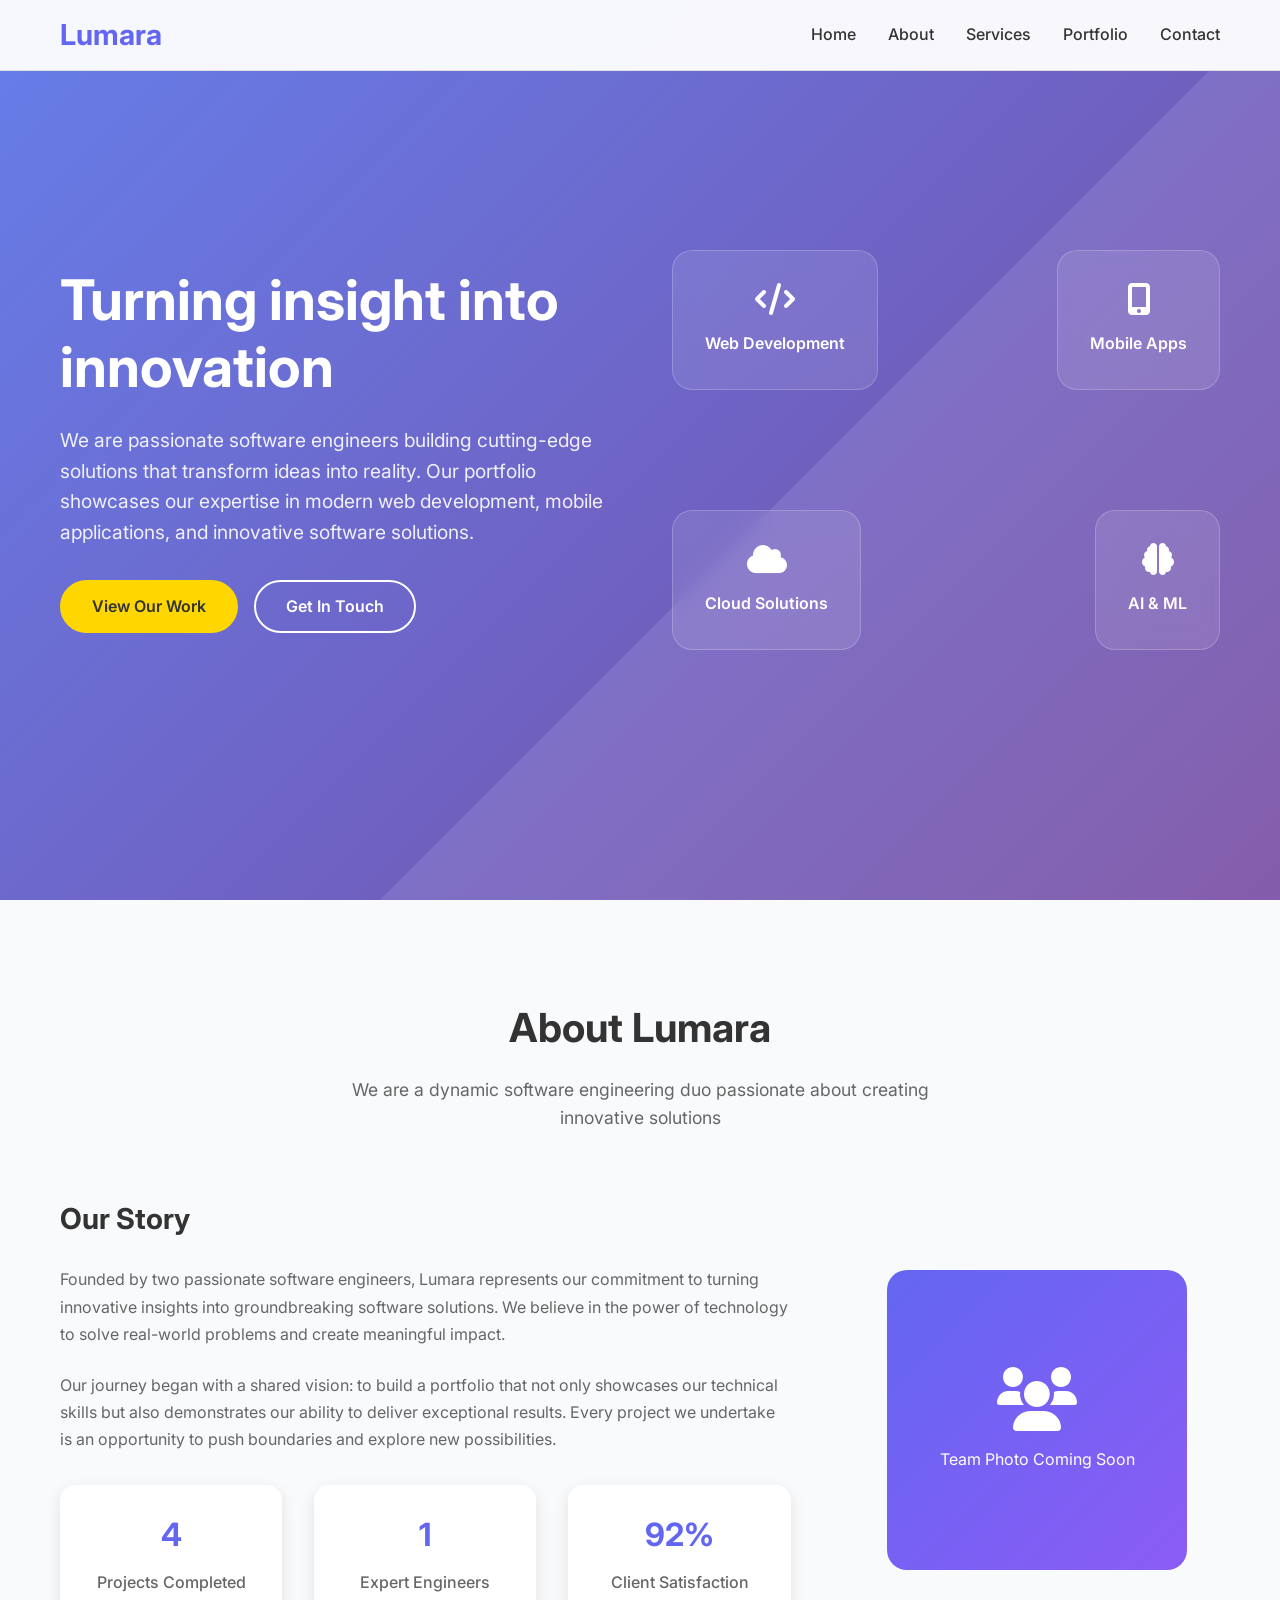
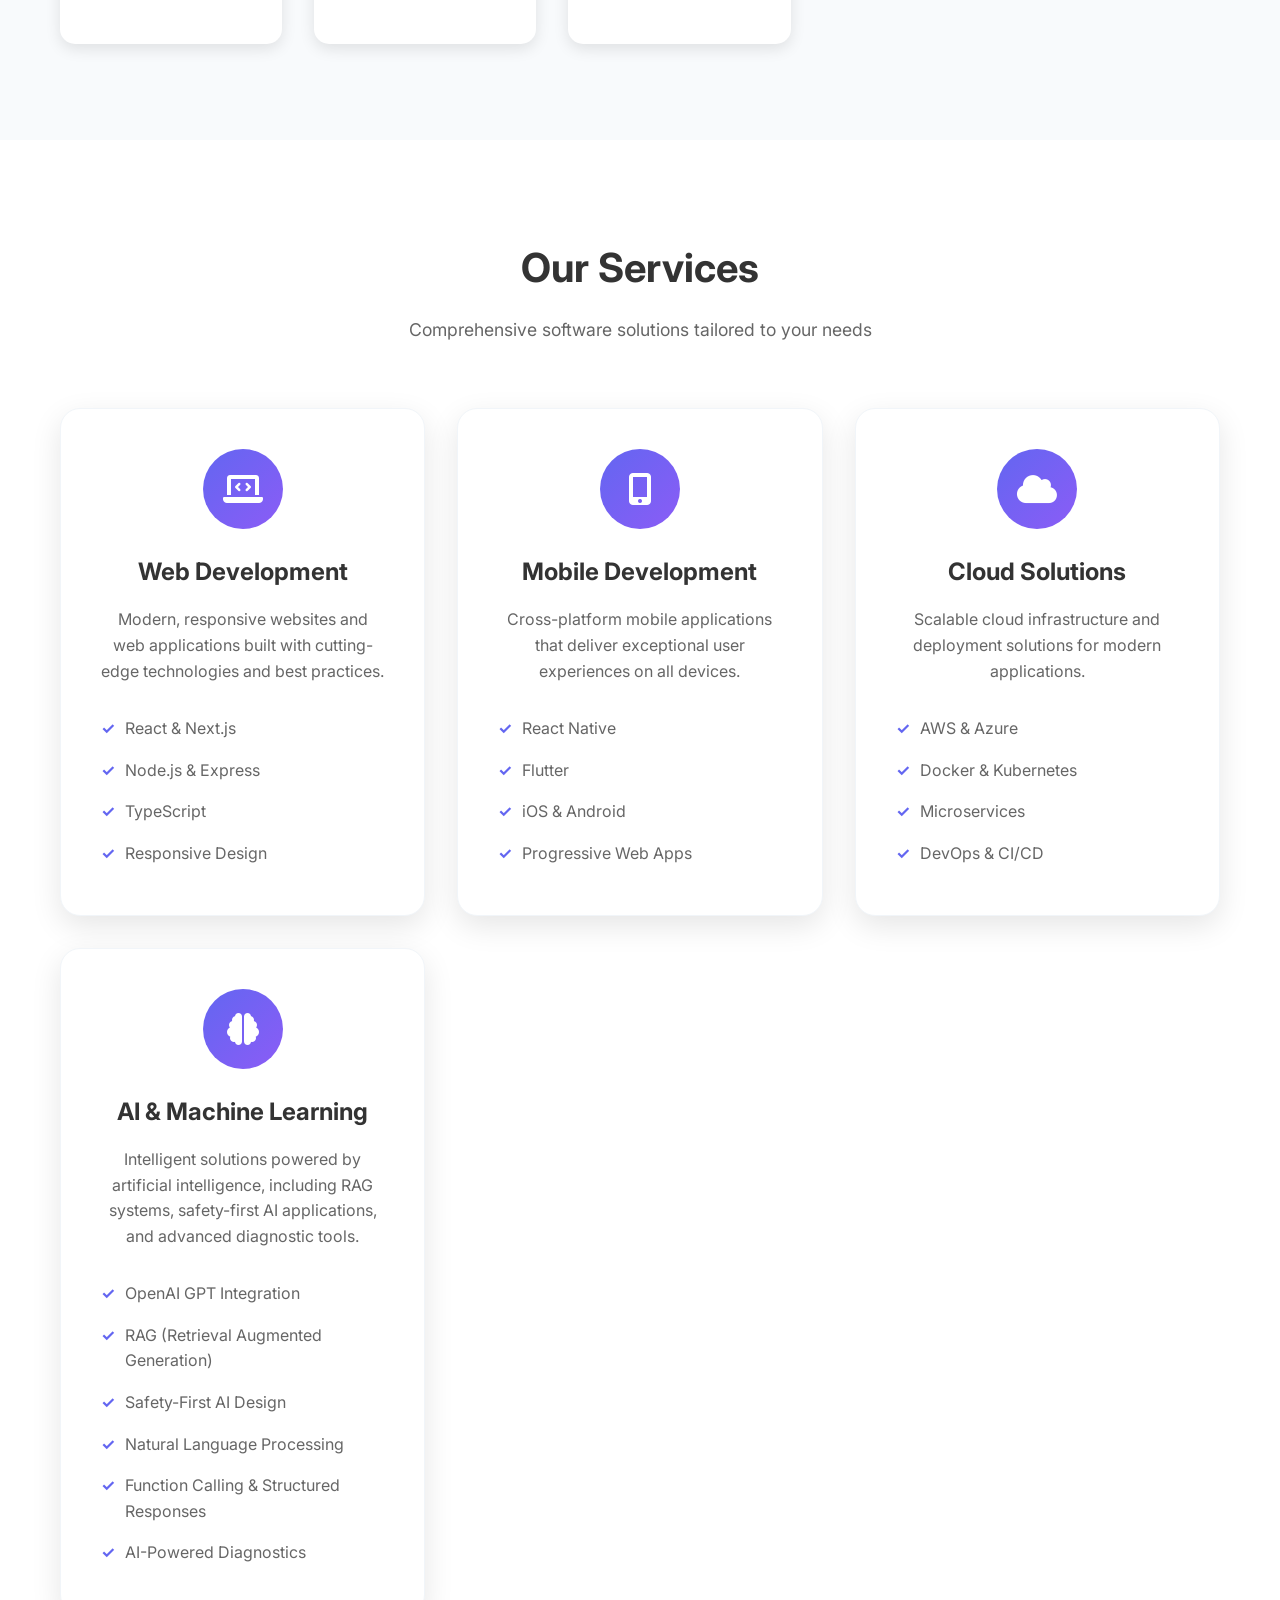
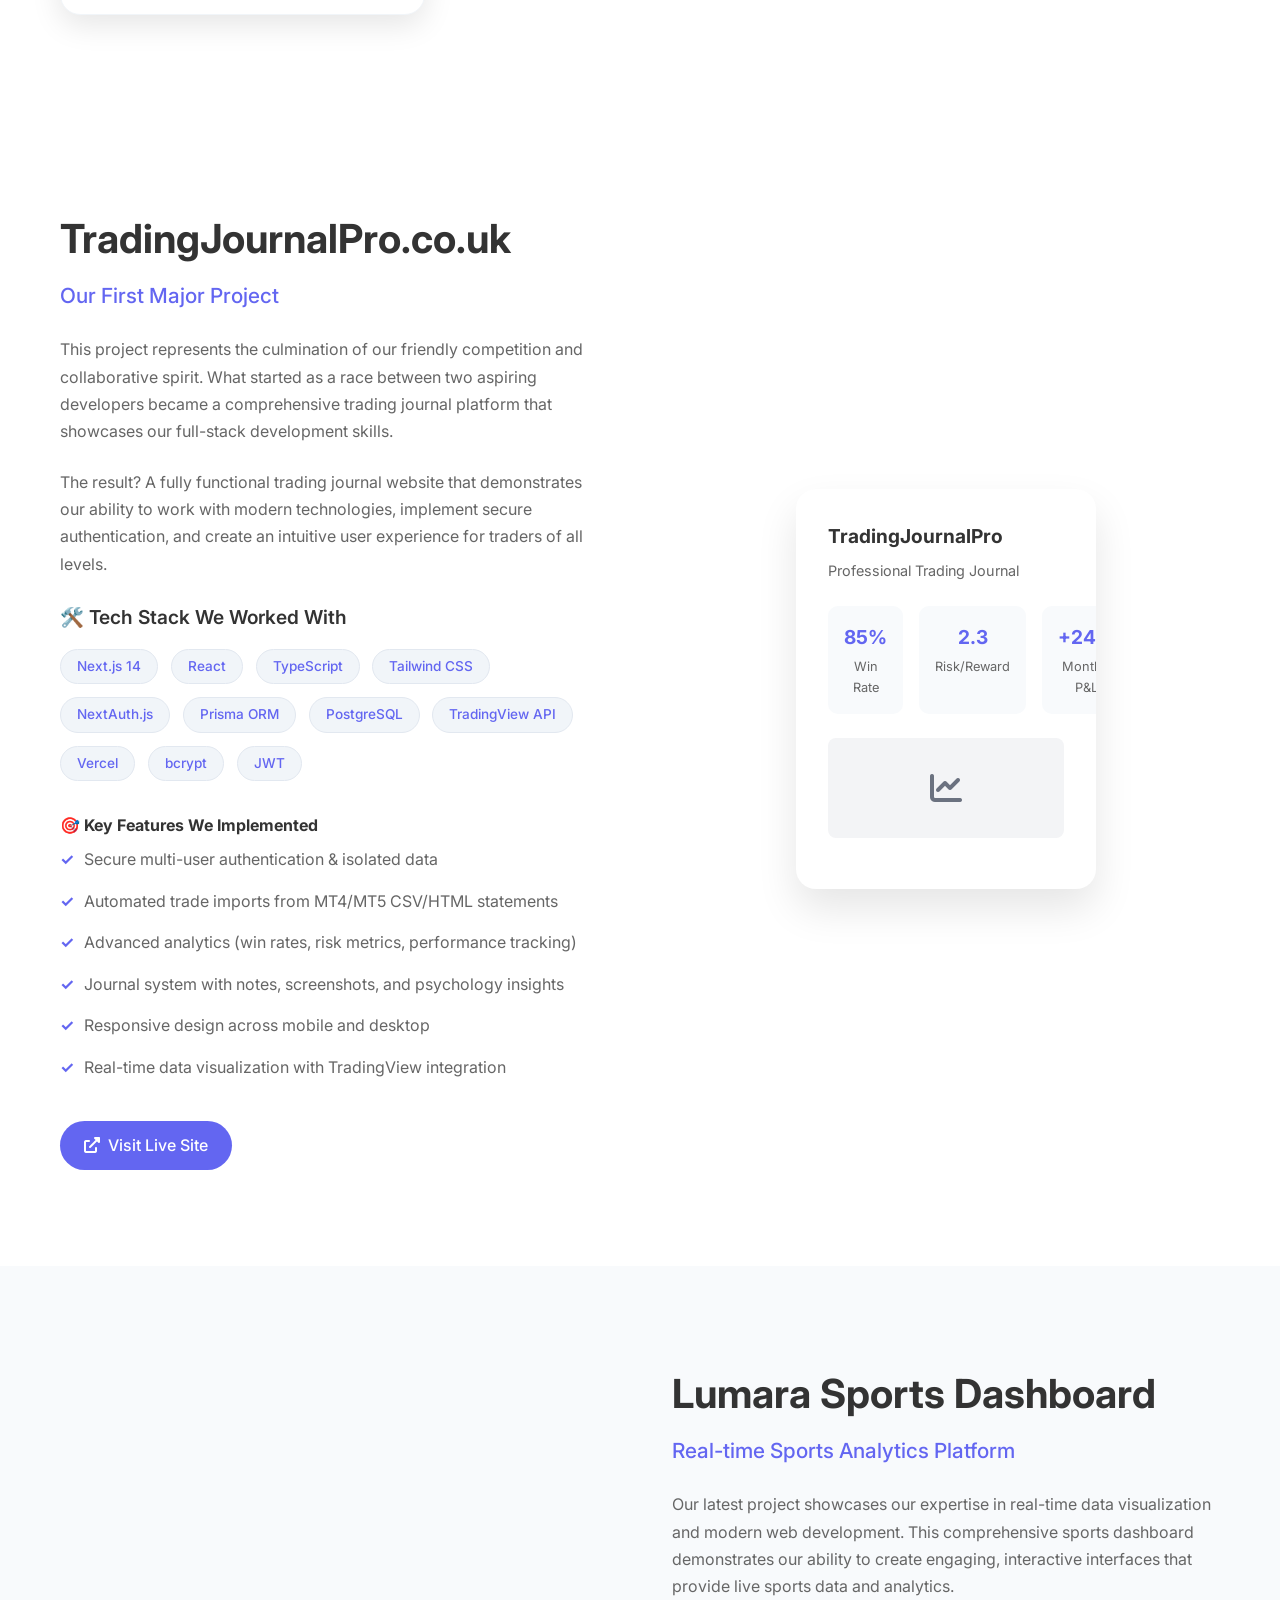
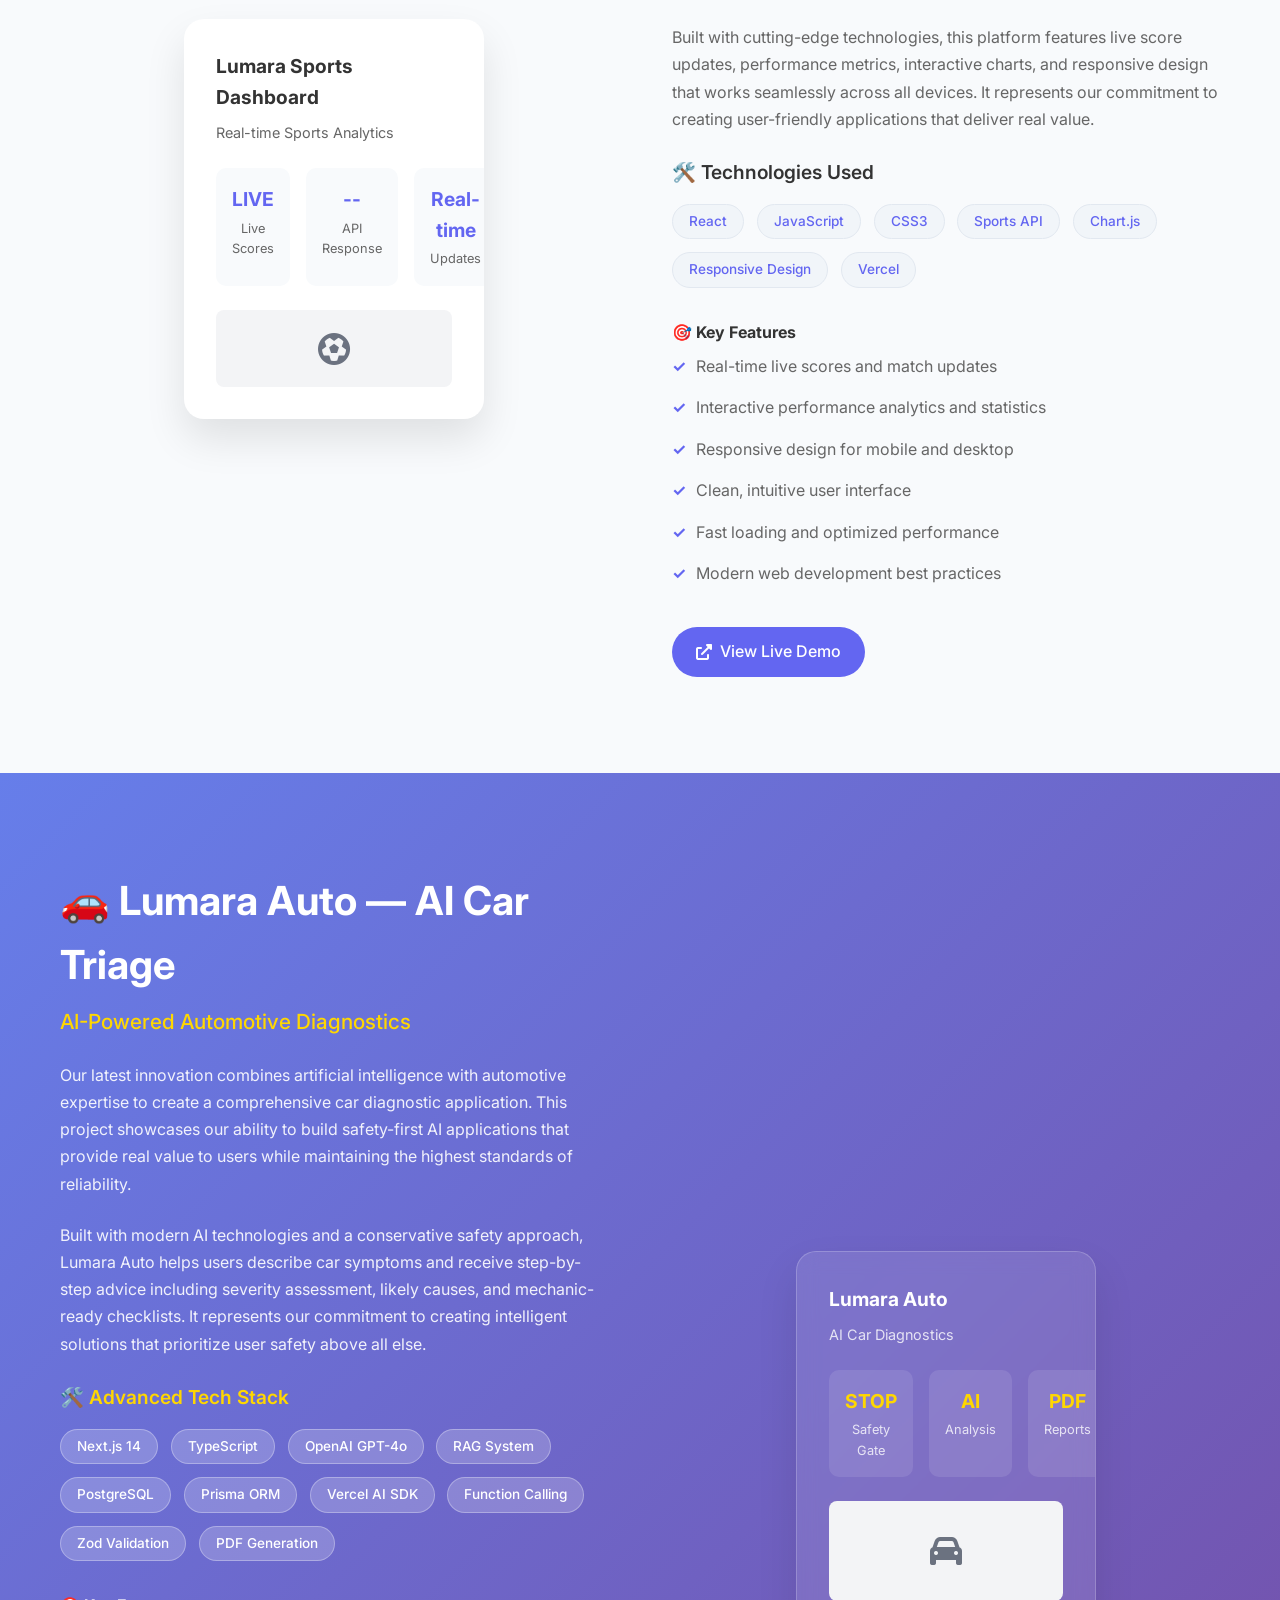
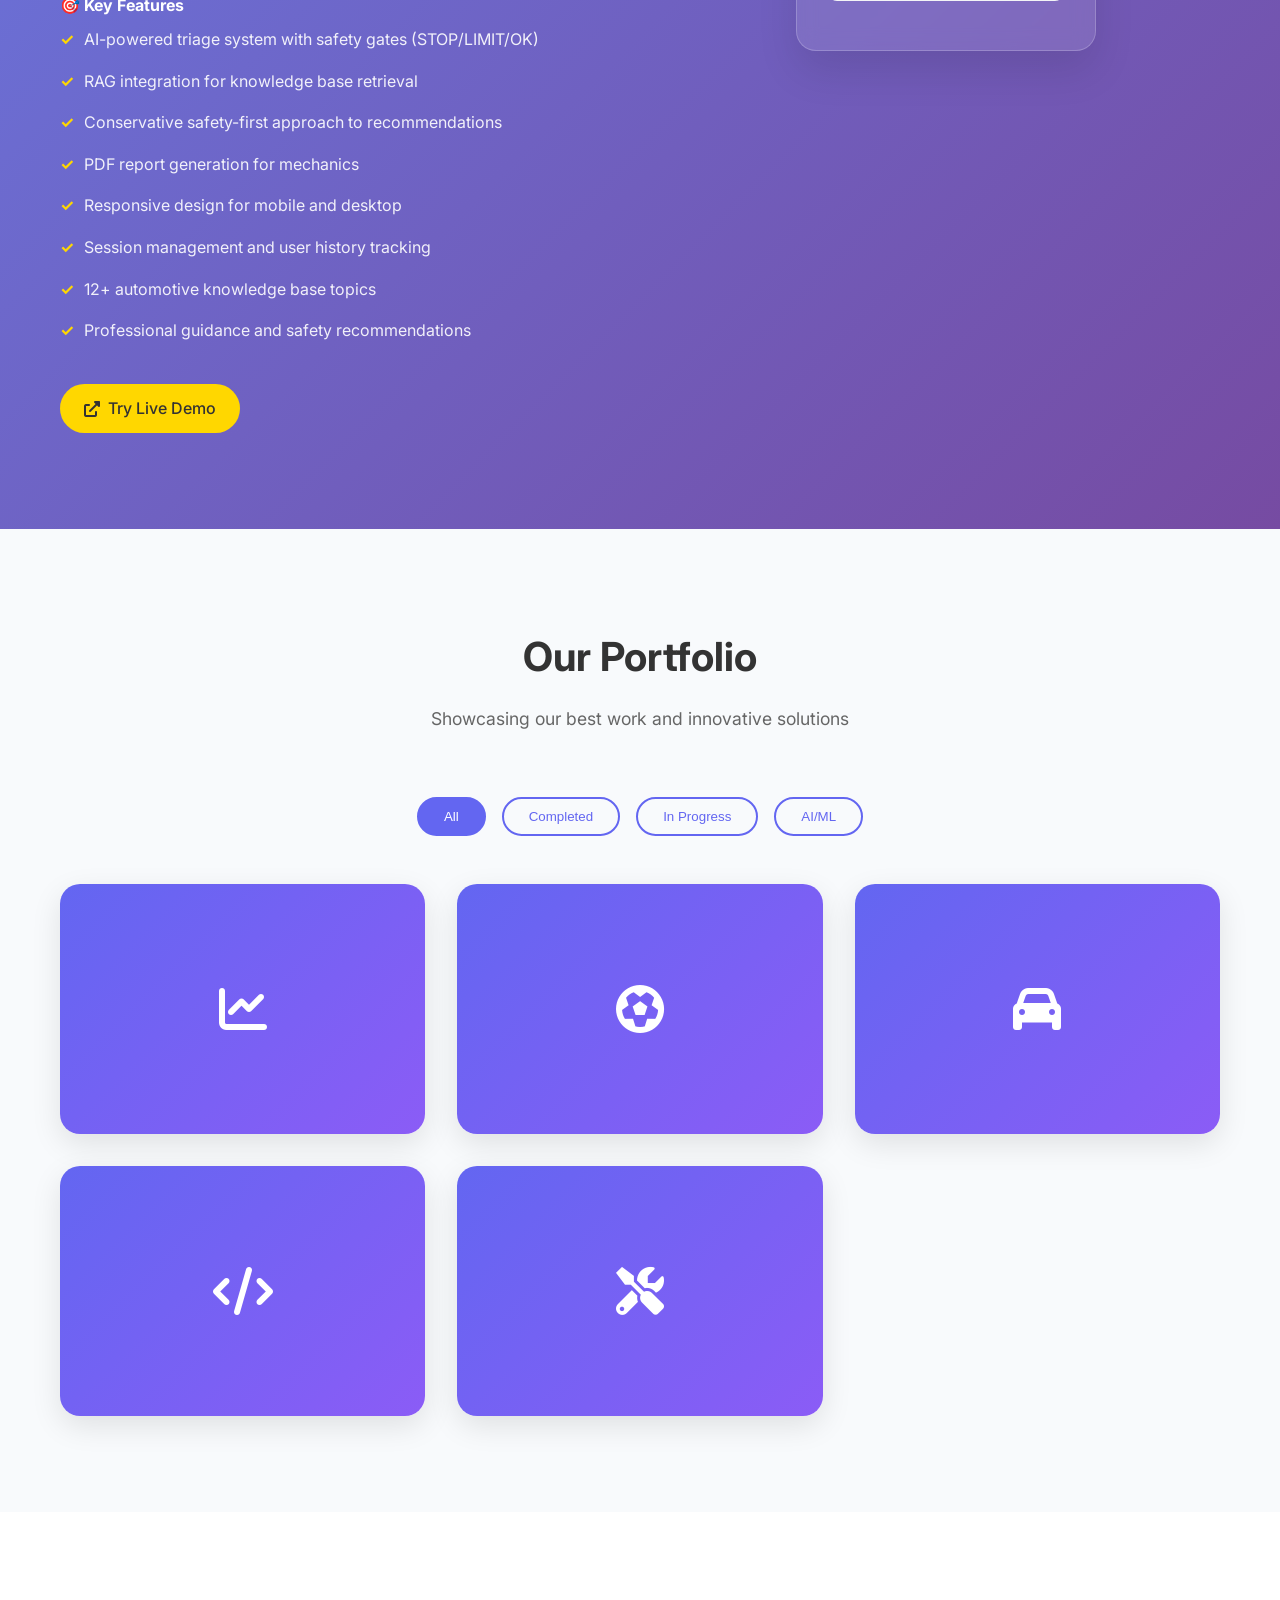
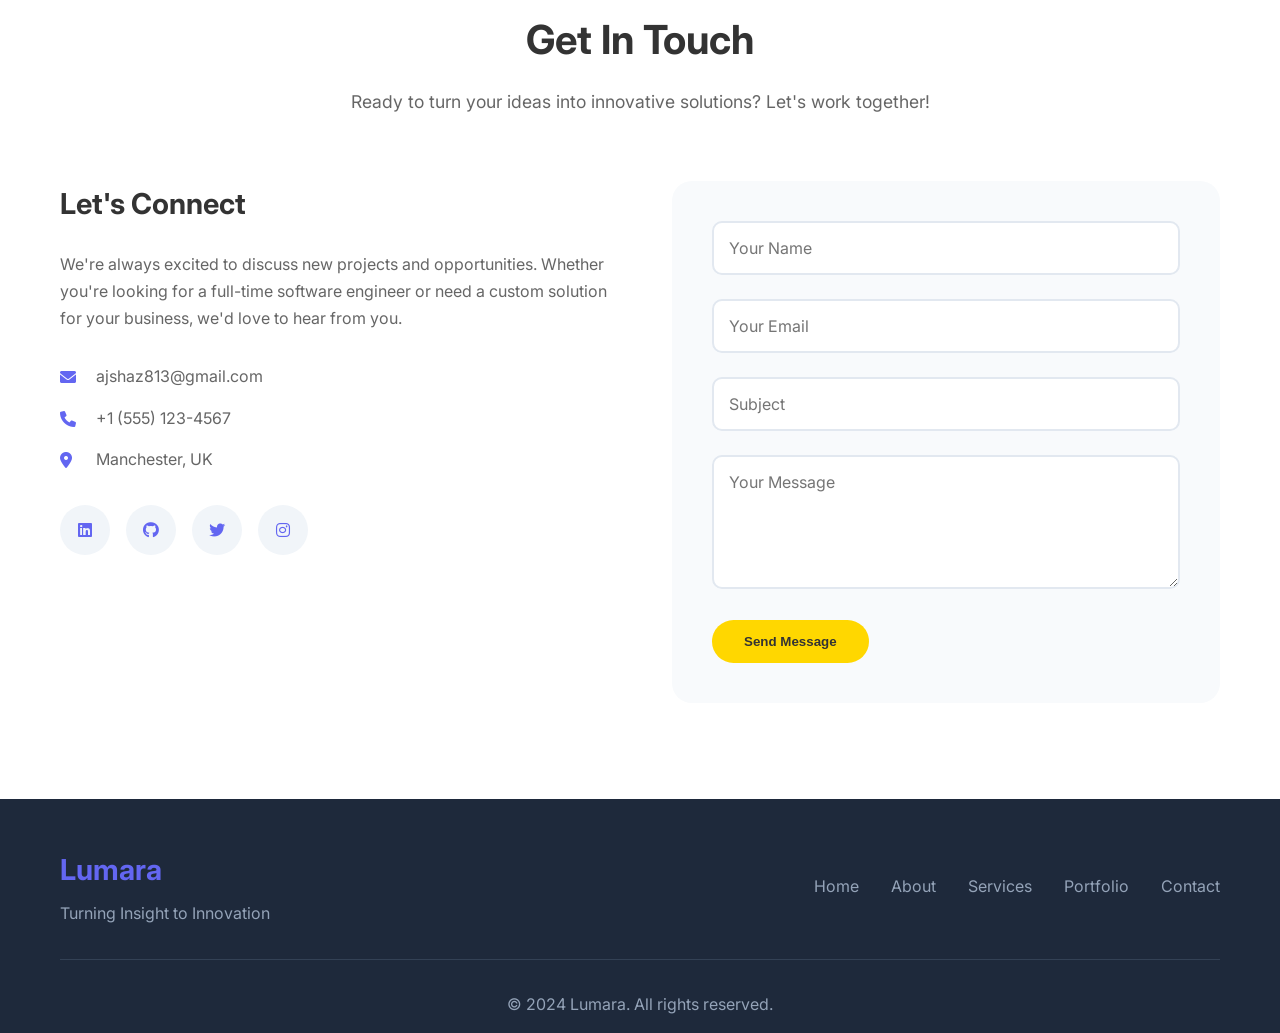
<file: index.html>
<!DOCTYPE html>
<html lang="en">
<head>
    <meta charset="UTF-8">
    <meta name="viewport" content="width=device-width, initial-scale=1.0">
    <title>Lumara - Turning Insight to Innovation</title>
    <!-- Updated with Lumara Auto project -->
    <link rel="stylesheet" href="styles.css">
    <link href="https://fonts.googleapis.com/css2?family=Inter:wght@300;400;500;600;700&display=swap" rel="stylesheet">
    <link rel="stylesheet" href="https://cdnjs.cloudflare.com/ajax/libs/font-awesome/6.0.0/css/all.min.css">
</head>
<body>
    <!-- Navigation -->
    <nav class="navbar">
        <div class="nav-container">
            <div class="nav-logo">
                <h2>Lumara</h2>
            </div>
            <ul class="nav-menu">
                <li class="nav-item">
                    <a href="#home" class="nav-link">Home</a>
                </li>
                <li class="nav-item">
                    <a href="#about" class="nav-link">About</a>
                </li>
                <li class="nav-item">
                    <a href="#services" class="nav-link">Services</a>
                </li>
                <li class="nav-item">
                    <a href="#portfolio" class="nav-link">Portfolio</a>
                </li>
                <li class="nav-item">
                    <a href="#contact" class="nav-link">Contact</a>
                </li>
            </ul>
            <div class="hamburger">
                <span class="bar"></span>
                <span class="bar"></span>
                <span class="bar"></span>
            </div>
        </div>
    </nav>

    <!-- Hero Section -->
    <section id="home" class="hero">
        <div class="hero-container">
            <div class="hero-content">
                <h1 class="hero-title">
                    Turning insight into innovation
                </h1>
                <p class="hero-subtitle">
                    We are passionate software engineers building cutting-edge solutions that transform ideas into reality. 
                    Our portfolio showcases our expertise in modern web development, mobile applications, and innovative software solutions.
                </p>
                <div class="hero-buttons">
                    <a href="#portfolio" class="btn btn-primary">View Our Work</a>
                    <a href="#contact" class="btn btn-secondary">Get In Touch</a>
                </div>
            </div>
            <div class="hero-visual">
                <div class="floating-cards">
                    <div class="card card-1">
                        <i class="fas fa-code"></i>
                        <span>Web Development</span>
                    </div>
                    <div class="card card-2">
                        <i class="fas fa-mobile-alt"></i>
                        <span>Mobile Apps</span>
                    </div>
                    <div class="card card-3">
                        <i class="fas fa-cloud"></i>
                        <span>Cloud Solutions</span>
                    </div>
                    <div class="card card-4">
                        <i class="fas fa-brain"></i>
                        <span>AI & ML</span>
                    </div>
                </div>
            </div>
        </div>
    </section>

    <!-- About Section -->
    <section id="about" class="about">
        <div class="container">
            <div class="section-header">
                <h2>About Lumara</h2>
                <p>We are a dynamic software engineering duo passionate about creating innovative solutions</p>
            </div>
            <div class="about-content">
                <div class="about-text">
                    <h3>Our Story</h3>
                    <p>
                        Founded by two passionate software engineers, Lumara represents our commitment to turning 
                        innovative insights into groundbreaking software solutions. We believe in the power of 
                        technology to solve real-world problems and create meaningful impact.
                    </p>
                    <p>
                        Our journey began with a shared vision: to build a portfolio that not only showcases our 
                        technical skills but also demonstrates our ability to deliver exceptional results. Every 
                        project we undertake is an opportunity to push boundaries and explore new possibilities.
                    </p>
                    <div class="stats">
                        <div class="stat">
                            <h4>5</h4>
                            <p>Projects Completed</p>
                        </div>
                        <div class="stat">
                            <h4>2</h4>
                            <p>Expert Engineers</p>
                        </div>
                        <div class="stat">
                            <h4>100%</h4>
                            <p>Client Satisfaction</p>
                        </div>
                    </div>
                </div>
                <div class="about-image">
                    <div class="image-placeholder">
                        <i class="fas fa-users"></i>
                        <p>Team Photo Coming Soon</p>
                    </div>
                </div>
            </div>
        </div>
    </section>

    <!-- Services Section -->
    <section id="services" class="services">
        <div class="container">
            <div class="section-header">
                <h2>Our Services</h2>
                <p>Comprehensive software solutions tailored to your needs</p>
            </div>
            <div class="services-grid">
                <div class="service-card">
                    <div class="service-icon">
                        <i class="fas fa-laptop-code"></i>
                    </div>
                    <h3>Web Development</h3>
                    <p>Modern, responsive websites and web applications built with cutting-edge technologies and best practices.</p>
                    <ul>
                        <li>React & Next.js</li>
                        <li>Node.js & Express</li>
                        <li>TypeScript</li>
                        <li>Responsive Design</li>
                    </ul>
                </div>
                <div class="service-card">
                    <div class="service-icon">
                        <i class="fas fa-mobile-alt"></i>
                    </div>
                    <h3>Mobile Development</h3>
                    <p>Cross-platform mobile applications that deliver exceptional user experiences on all devices.</p>
                    <ul>
                        <li>React Native</li>
                        <li>Flutter</li>
                        <li>iOS & Android</li>
                        <li>Progressive Web Apps</li>
                    </ul>
                </div>
                <div class="service-card">
                    <div class="service-icon">
                        <i class="fas fa-cloud"></i>
                    </div>
                    <h3>Cloud Solutions</h3>
                    <p>Scalable cloud infrastructure and deployment solutions for modern applications.</p>
                    <ul>
                        <li>AWS & Azure</li>
                        <li>Docker & Kubernetes</li>
                        <li>Microservices</li>
                        <li>DevOps & CI/CD</li>
                    </ul>
                </div>
                <div class="service-card">
                    <div class="service-icon">
                        <i class="fas fa-brain"></i>
                    </div>
                    <h3>AI & Machine Learning</h3>
                    <p>Intelligent solutions powered by artificial intelligence, including RAG systems, safety-first AI applications, and advanced diagnostic tools.</p>
                    <ul>
                        <li>OpenAI GPT Integration</li>
                        <li>RAG (Retrieval Augmented Generation)</li>
                        <li>Safety-First AI Design</li>
                        <li>Natural Language Processing</li>
                        <li>Function Calling & Structured Responses</li>
                        <li>AI-Powered Diagnostics</li>
                    </ul>
                </div>
            </div>
        </div>
    </section>

    <!-- Project Showcase Section -->
    <section class="project-showcase">
        <div class="container">
            <div class="project-content">
                <div class="project-info">
                    <h2>TradingJournalPro.co.uk</h2>
                    <h3>Our First Major Project</h3>
                    <p>
                        This project represents the culmination of our friendly competition and collaborative spirit. 
                        What started as a race between two aspiring developers became a comprehensive trading journal 
                        platform that showcases our full-stack development skills.
                    </p>
                    <p>
                        The result? A fully functional trading journal website that demonstrates our ability to work 
                        with modern technologies, implement secure authentication, and create an intuitive user experience 
                        for traders of all levels.
                    </p>
                    
                    <div class="tech-stack">
                        <h4>🛠️ Tech Stack We Worked With</h4>
                        <div class="tech-tags">
                            <span class="tech-tag">Next.js 14</span>
                            <span class="tech-tag">React</span>
                            <span class="tech-tag">TypeScript</span>
                            <span class="tech-tag">Tailwind CSS</span>
                            <span class="tech-tag">NextAuth.js</span>
                            <span class="tech-tag">Prisma ORM</span>
                            <span class="tech-tag">PostgreSQL</span>
                            <span class="tech-tag">TradingView API</span>
                            <span class="tech-tag">Vercel</span>
                            <span class="tech-tag">bcrypt</span>
                            <span class="tech-tag">JWT</span>
                        </div>
                    </div>

                    <h4>🎯 Key Features We Implemented</h4>
                    <ul class="features-list">
                        <li>Secure multi-user authentication & isolated data</li>
                        <li>Automated trade imports from MT4/MT5 CSV/HTML statements</li>
                        <li>Advanced analytics (win rates, risk metrics, performance tracking)</li>
                        <li>Journal system with notes, screenshots, and psychology insights</li>
                        <li>Responsive design across mobile and desktop</li>
                        <li>Real-time data visualization with TradingView integration</li>
                    </ul>

                    <div class="project-links">
                        <a href="https://tradingjournalpro.co.uk" target="_blank" class="project-link">
                            <i class="fas fa-external-link-alt"></i>
                            Visit Live Site
                        </a>
                    </div>
                </div>
                <div class="project-visual">
                    <div class="project-mockup">
                        <div class="mockup-content">
                            <div class="mockup-header">
                                <h4>TradingJournalPro</h4>
                                <p>Professional Trading Journal</p>
                            </div>
                            <div class="mockup-stats">
                                <div class="mockup-stat">
                                    <h5>85%</h5>
                                    <p>Win Rate</p>
                                </div>
                                <div class="mockup-stat">
                                    <h5>2.3</h5>
                                    <p>Risk/Reward</p>
                                </div>
                                <div class="mockup-stat">
                                    <h5>+24%</h5>
                                    <p>Monthly P&L</p>
                                </div>
                            </div>
                            <div style="background: #f3f4f6; height: 100px; border-radius: 8px; display: flex; align-items: center; justify-content: center; color: #6b7280;">
                                <i class="fas fa-chart-line" style="font-size: 2rem;"></i>
                            </div>
                        </div>
                    </div>
                </div>
            </div>
        </div>
    </section>

    <!-- Sports Dashboard Showcase Section -->
    <section class="sports-showcase">
        <div class="container">
            <div class="project-content">
                <div class="project-visual">
                    <div class="project-mockup">
                        <div class="mockup-content">
                            <div class="mockup-header">
                                <h4>Lumara Sports Dashboard</h4>
                                <p>Real-time Sports Analytics</p>
                            </div>
                            <div class="mockup-stats">
                                <div class="mockup-stat">
                                    <h5>LIVE</h5>
                                    <p>Live Scores</p>
                                </div>
                                <div class="mockup-stat">
                                    <h5>--</h5>
                                    <p>API Response</p>
                                </div>
                                <div class="mockup-stat">
                                    <h5>Real-time</h5>
                                    <p>Updates</p>
                                </div>
                            </div>
                            <div style="background: #f3f4f6; height: 100px; border-radius: 8px; display: flex; align-items: center; justify-content: center; color: #6b7280;">
                                <i class="fas fa-futbol" style="font-size: 2rem;"></i>
                            </div>
                        </div>
                    </div>
                </div>
                <div class="project-info">
                    <h2>Lumara Sports Dashboard</h2>
                    <h3>Real-time Sports Analytics Platform</h3>
                    <p>
                        Our latest project showcases our expertise in real-time data visualization and modern web development. 
                        This comprehensive sports dashboard demonstrates our ability to create engaging, interactive interfaces 
                        that provide live sports data and analytics.
                    </p>
                    <p>
                        Built with cutting-edge technologies, this platform features live score updates, performance metrics, 
                        interactive charts, and responsive design that works seamlessly across all devices. It represents 
                        our commitment to creating user-friendly applications that deliver real value.
                    </p>
                    
                    <div class="tech-stack">
                        <h4>🛠️ Technologies Used</h4>
                        <div class="tech-tags">
                            <span class="tech-tag">React</span>
                            <span class="tech-tag">JavaScript</span>
                            <span class="tech-tag">CSS3</span>
                            <span class="tech-tag">Sports API</span>
                            <span class="tech-tag">Chart.js</span>
                            <span class="tech-tag">Responsive Design</span>
                            <span class="tech-tag">Vercel</span>
                        </div>
                    </div>

                    <h4>🎯 Key Features</h4>
                    <ul class="features-list">
                        <li>Real-time live scores and match updates</li>
                        <li>Interactive performance analytics and statistics</li>
                        <li>Responsive design for mobile and desktop</li>
                        <li>Clean, intuitive user interface</li>
                        <li>Fast loading and optimized performance</li>
                        <li>Modern web development best practices</li>
                    </ul>

                    <div class="project-links">
                        <a href="https://sports-demo-dun.vercel.app/" target="_blank" class="project-link">
                            <i class="fas fa-external-link-alt"></i>
                            View Live Demo
                        </a>
                    </div>
                </div>
            </div>
        </div>
    </section>

    <!-- Lumara Auto Showcase Section -->
    <section class="lumara-auto-showcase">
        <div class="container">
            <div class="project-content">
                <div class="project-info">
                    <h2>🚗 Lumara Auto — AI Car Triage</h2>
                    <h3>AI-Powered Automotive Diagnostics</h3>
                    <p>
                        Our latest innovation combines artificial intelligence with automotive expertise to create a 
                        comprehensive car diagnostic application. This project showcases our ability to build safety-first 
                        AI applications that provide real value to users while maintaining the highest standards of reliability.
                    </p>
                    <p>
                        Built with modern AI technologies and a conservative safety approach, Lumara Auto helps users 
                        describe car symptoms and receive step-by-step advice including severity assessment, likely causes, 
                        and mechanic-ready checklists. It represents our commitment to creating intelligent solutions that 
                        prioritize user safety above all else.
                    </p>
                    
                    <div class="tech-stack">
                        <h4>🛠️ Advanced Tech Stack</h4>
                        <div class="tech-tags">
                            <span class="tech-tag">Next.js 14</span>
                            <span class="tech-tag">TypeScript</span>
                            <span class="tech-tag">OpenAI GPT-4o</span>
                            <span class="tech-tag">RAG System</span>
                            <span class="tech-tag">PostgreSQL</span>
                            <span class="tech-tag">Prisma ORM</span>
                            <span class="tech-tag">Vercel AI SDK</span>
                            <span class="tech-tag">Function Calling</span>
                            <span class="tech-tag">Zod Validation</span>
                            <span class="tech-tag">PDF Generation</span>
                        </div>
                    </div>

                    <h4>🎯 Key Features</h4>
                    <ul class="features-list">
                        <li>AI-powered triage system with safety gates (STOP/LIMIT/OK)</li>
                        <li>RAG integration for knowledge base retrieval</li>
                        <li>Conservative safety-first approach to recommendations</li>
                        <li>PDF report generation for mechanics</li>
                        <li>Responsive design for mobile and desktop</li>
                        <li>Session management and user history tracking</li>
                        <li>12+ automotive knowledge base topics</li>
                        <li>Professional guidance and safety recommendations</li>
                    </ul>

                    <div class="project-links">
                        <a href="https://lumara-auto-qzksu0y6p-ashaz3256s-projects.vercel.app" target="_blank" class="project-link">
                            <i class="fas fa-external-link-alt"></i>
                            Try Live Demo
                        </a>
                    </div>
                </div>
                <div class="project-visual">
                    <div class="project-mockup">
                        <div class="mockup-content">
                            <div class="mockup-header">
                                <h4>Lumara Auto</h4>
                                <p>AI Car Diagnostics</p>
                            </div>
                            <div class="mockup-stats">
                                <div class="mockup-stat">
                                    <h5>STOP</h5>
                                    <p>Safety Gate</p>
                                </div>
                                <div class="mockup-stat">
                                    <h5>AI</h5>
                                    <p>Analysis</p>
                                </div>
                                <div class="mockup-stat">
                                    <h5>PDF</h5>
                                    <p>Reports</p>
                                </div>
                            </div>
                            <div style="background: #f3f4f6; height: 100px; border-radius: 8px; display: flex; align-items: center; justify-content: center; color: #6b7280;">
                                <i class="fas fa-car" style="font-size: 2rem;"></i>
                            </div>
                        </div>
                    </div>
                </div>
            </div>
        </div>
    </section>

    <!-- Portfolio Section -->
    <section id="portfolio" class="portfolio">
        <div class="container">
            <div class="section-header">
                <h2>Our Portfolio</h2>
                <p>Showcasing our best work and innovative solutions</p>
            </div>
            <div class="portfolio-filters">
                <button class="filter-btn active" data-filter="all">All</button>
                <button class="filter-btn" data-filter="completed">Completed</button>
                <button class="filter-btn" data-filter="in-progress">In Progress</button>
                <button class="filter-btn" data-filter="ai">AI/ML</button>
            </div>
            <div class="portfolio-grid">
                <div class="portfolio-item" data-category="completed">
                    <div class="portfolio-image">
                        <div class="placeholder-image">
                            <i class="fas fa-chart-line"></i>
                        </div>
                        <div class="portfolio-overlay">
                            <h4>TradingJournalPro.co.uk</h4>
                            <p>Full-stack trading journal platform with Next.js, TypeScript, and PostgreSQL</p>
                            <div class="portfolio-links">
                                <a href="https://tradingjournalpro.co.uk" target="_blank" class="portfolio-link"><i class="fas fa-external-link-alt"></i></a>
                            </div>
                        </div>
                    </div>
                </div>
                <div class="portfolio-item" data-category="completed">
                    <div class="portfolio-image">
                        <div class="placeholder-image">
                            <i class="fas fa-futbol"></i>
                        </div>
                        <div class="portfolio-overlay">
                            <h4>Lumara Sports Dashboard</h4>
                            <p>Real-time sports analytics dashboard with live scores, performance metrics, and data visualization</p>
                            <div class="portfolio-links">
                                <a href="https://sports-demo-dun.vercel.app/" target="_blank" class="portfolio-link"><i class="fas fa-external-link-alt"></i></a>
                            </div>
                        </div>
                    </div>
                </div>
                <div class="portfolio-item" data-category="ai">
                    <div class="portfolio-image">
                        <div class="placeholder-image">
                            <i class="fas fa-car"></i>
                        </div>
                        <div class="portfolio-overlay">
                            <h4>🚗 Lumara Auto — AI Car Triage</h4>
                            <p>AI-powered car diagnostic application with safety-first approach, RAG integration, and PDF reports</p>
                            <div class="portfolio-links">
                                <a href="https://lumara-auto-qzksu0y6p-ashaz3256s-projects.vercel.app" target="_blank" class="portfolio-link"><i class="fas fa-external-link-alt"></i></a>
                            </div>
                        </div>
                    </div>
                </div>
                <div class="portfolio-item" data-category="completed">
                    <div class="portfolio-image">
                        <div class="placeholder-image">
                            <i class="fas fa-code"></i>
                        </div>
                        <div class="portfolio-overlay">
                            <h4>Lumara Website</h4>
                            <p>Our company website showcasing our portfolio and services</p>
                            <div class="portfolio-links">
                                <a href="#" class="portfolio-link"><i class="fas fa-external-link-alt"></i></a>
                            </div>
                        </div>
                    </div>
                </div>
                <div class="portfolio-item" data-category="in-progress">
                    <div class="portfolio-image">
                        <div class="placeholder-image">
                            <i class="fas fa-tools"></i>
                        </div>
                        <div class="portfolio-overlay">
                            <h4>Website Enhancements</h4>
                            <p>Continuous improvements to both Lumara and TradingJournalPro websites</p>
                            <div class="portfolio-links">
                                <a href="#" class="portfolio-link"><i class="fas fa-external-link-alt"></i></a>
                            </div>
                        </div>
                    </div>
                </div>
            </div>
        </div>
    </section>

    <!-- Contact Section -->
    <section id="contact" class="contact">
        <div class="container">
            <div class="section-header">
                <h2>Get In Touch</h2>
                <p>Ready to turn your ideas into innovative solutions? Let's work together!</p>
            </div>
            <div class="contact-content">
                <div class="contact-info">
                    <h3>Let's Connect</h3>
                    <p>
                        We're always excited to discuss new projects and opportunities. 
                        Whether you're looking for a full-time software engineer or need 
                        a custom solution for your business, we'd love to hear from you.
                    </p>
                    <div class="contact-details">
                        <div class="contact-item">
                            <i class="fas fa-envelope"></i>
                            <span>ajshaz813@gmail.com</span>
                        </div>
                        <div class="contact-item">
                            <i class="fas fa-phone"></i>
                            <span>+1 (555) 123-4567</span>
                        </div>
                        <div class="contact-item">
                            <i class="fas fa-map-marker-alt"></i>
                            <span>Manchester, UK</span>
                        </div>
                    </div>
                    <div class="social-links">
                        <a href="#" class="social-link"><i class="fab fa-linkedin"></i></a>
                        <a href="#" class="social-link"><i class="fab fa-github"></i></a>
                        <a href="#" class="social-link"><i class="fab fa-twitter"></i></a>
                        <a href="#" class="social-link"><i class="fab fa-instagram"></i></a>
                    </div>
                </div>
                <div class="contact-form">
                    <form id="contactForm" action="mailto:ajshaz813@gmail.com" method="post" enctype="text/plain">
                        <div class="form-group">
                            <input type="text" id="name" name="name" placeholder="Your Name" required>
                        </div>
                        <div class="form-group">
                            <input type="email" id="email" name="email" placeholder="Your Email" required>
                        </div>
                        <div class="form-group">
                            <input type="text" id="subject" name="subject" placeholder="Subject" required>
                        </div>
                        <div class="form-group">
                            <textarea id="message" name="message" placeholder="Your Message" rows="5" required></textarea>
                        </div>
                        <button type="submit" class="btn btn-primary">Send Message</button>
                    </form>
                </div>
            </div>
        </div>
    </section>

    <!-- Footer -->
    <footer class="footer">
        <div class="container">
            <div class="footer-content">
                <div class="footer-logo">
                    <h3>Lumara</h3>
                    <p>Turning Insight to Innovation</p>
                </div>
                <div class="footer-links">
                    <a href="#home">Home</a>
                    <a href="#about">About</a>
                    <a href="#services">Services</a>
                    <a href="#portfolio">Portfolio</a>
                    <a href="#contact">Contact</a>
                </div>
            </div>
            <div class="footer-bottom">
                <p>&copy; 2024 Lumara. All rights reserved.</p>
            </div>
        </div>
    </footer>

    <script src="script.js"></script>
</body>
</html>
</file>
<file: styles.css>
/* Reset and Base Styles */
* {
    margin: 0;
    padding: 0;
    box-sizing: border-box;
}

html {
    scroll-behavior: smooth;
}

body {
    font-family: 'Inter', sans-serif;
    line-height: 1.6;
    color: #333;
    overflow-x: hidden;
}

.container {
    max-width: 1200px;
    margin: 0 auto;
    padding: 0 20px;
}

/* Navigation */
.navbar {
    position: fixed;
    top: 0;
    width: 100%;
    background: rgba(255, 255, 255, 0.95);
    backdrop-filter: blur(10px);
    z-index: 1000;
    transition: all 0.3s ease;
    border-bottom: 1px solid rgba(0, 0, 0, 0.1);
}

.nav-container {
    max-width: 1200px;
    margin: 0 auto;
    padding: 0 20px;
    display: flex;
    justify-content: space-between;
    align-items: center;
    height: 70px;
}

.nav-logo h2 {
    color: #6366f1;
    font-weight: 700;
    font-size: 1.8rem;
}

.nav-menu {
    display: flex;
    list-style: none;
    gap: 2rem;
}

.nav-link {
    text-decoration: none;
    color: #333;
    font-weight: 500;
    transition: color 0.3s ease;
    position: relative;
}

.nav-link:hover {
    color: #6366f1;
}

.nav-link::after {
    content: '';
    position: absolute;
    width: 0;
    height: 2px;
    bottom: -5px;
    left: 0;
    background-color: #6366f1;
    transition: width 0.3s ease;
}

.nav-link:hover::after {
    width: 100%;
}

.hamburger {
    display: none;
    flex-direction: column;
    cursor: pointer;
}

.bar {
    width: 25px;
    height: 3px;
    background-color: #333;
    margin: 3px 0;
    transition: 0.3s;
}

/* Hero Section */
.hero {
    min-height: 100vh;
    display: flex;
    align-items: center;
    background: linear-gradient(135deg, #667eea 0%, #764ba2 100%);
    color: white;
    position: relative;
    overflow: hidden;
}

.hero::before {
    content: '';
    position: absolute;
    top: 0;
    left: 0;
    right: 0;
    bottom: 0;
    background: url('data:image/svg+xml,<svg xmlns="http://www.w3.org/2000/svg" viewBox="0 0 1000 1000"><polygon fill="rgba(255,255,255,0.1)" points="0,1000 1000,0 1000,1000"/></svg>');
    background-size: cover;
}

.hero-container {
    max-width: 1200px;
    margin: 0 auto;
    padding: 0 20px;
    display: grid;
    grid-template-columns: 1fr 1fr;
    gap: 4rem;
    align-items: center;
    position: relative;
    z-index: 1;
}

.hero-content {
    animation: slideInLeft 1s ease-out;
}

.hero-title {
    font-size: 3.5rem;
    font-weight: 700;
    line-height: 1.2;
    margin-bottom: 1.5rem;
}

.highlight {
    background: linear-gradient(45deg, #ffd700, #ffed4e);
    -webkit-background-clip: text;
    -webkit-text-fill-color: transparent;
    background-clip: text;
}

.hero-subtitle {
    font-size: 1.2rem;
    margin-bottom: 2rem;
    opacity: 0.9;
    line-height: 1.6;
}

.hero-buttons {
    display: flex;
    gap: 1rem;
    flex-wrap: wrap;
}

.btn {
    padding: 12px 30px;
    border-radius: 50px;
    text-decoration: none;
    font-weight: 600;
    transition: all 0.3s ease;
    display: inline-block;
    border: 2px solid transparent;
}

.btn-primary {
    background: #ffd700;
    color: #333;
}

.btn-primary:hover {
    background: transparent;
    color: #ffd700;
    border-color: #ffd700;
    transform: translateY(-2px);
}

.btn-secondary {
    background: transparent;
    color: white;
    border-color: white;
}

.btn-secondary:hover {
    background: white;
    color: #333;
    transform: translateY(-2px);
}

.hero-visual {
    animation: slideInRight 1s ease-out;
}

.floating-cards {
    position: relative;
    height: 400px;
}

.card {
    position: absolute;
    background: rgba(255, 255, 255, 0.1);
    backdrop-filter: blur(10px);
    border: 1px solid rgba(255, 255, 255, 0.2);
    border-radius: 20px;
    padding: 2rem;
    text-align: center;
    color: white;
    animation: float 6s ease-in-out infinite;
}

.card i {
    font-size: 2rem;
    margin-bottom: 1rem;
    display: block;
}

.card span {
    font-weight: 600;
}

.card-1 {
    top: 0;
    left: 0;
    animation-delay: 0s;
}

.card-2 {
    top: 0;
    right: 0;
    animation-delay: 1.5s;
}

.card-3 {
    bottom: 0;
    left: 0;
    animation-delay: 3s;
}

.card-4 {
    bottom: 0;
    right: 0;
    animation-delay: 4.5s;
}

/* Section Headers */
.section-header {
    text-align: center;
    margin-bottom: 4rem;
}

.section-header h2 {
    font-size: 2.5rem;
    font-weight: 700;
    margin-bottom: 1rem;
    color: #333;
}

.section-header p {
    font-size: 1.1rem;
    color: #666;
    max-width: 600px;
    margin: 0 auto;
}

/* About Section */
.about {
    padding: 6rem 0;
    background: #f8fafc;
}

.about-content {
    display: grid;
    grid-template-columns: 2fr 1fr;
    gap: 4rem;
    align-items: center;
}

.about-text h3 {
    font-size: 1.8rem;
    margin-bottom: 1.5rem;
    color: #333;
}

.about-text p {
    margin-bottom: 1.5rem;
    color: #666;
    line-height: 1.7;
}

.stats {
    display: grid;
    grid-template-columns: repeat(3, 1fr);
    gap: 2rem;
    margin-top: 2rem;
}

.stat {
    text-align: center;
    padding: 1.5rem;
    background: white;
    border-radius: 15px;
    box-shadow: 0 5px 15px rgba(0, 0, 0, 0.1);
}

.stat h4 {
    font-size: 2rem;
    font-weight: 700;
    color: #6366f1;
    margin-bottom: 0.5rem;
}

.stat p {
    color: #666;
    font-weight: 500;
}

.about-image {
    display: flex;
    justify-content: center;
    align-items: center;
}

.image-placeholder {
    width: 300px;
    height: 300px;
    background: linear-gradient(135deg, #6366f1, #8b5cf6);
    border-radius: 20px;
    display: flex;
    flex-direction: column;
    justify-content: center;
    align-items: center;
    color: white;
    text-align: center;
}

.image-placeholder i {
    font-size: 4rem;
    margin-bottom: 1rem;
}

/* Services Section */
.services {
    padding: 6rem 0;
    background: white;
}

.services-grid {
    display: grid;
    grid-template-columns: repeat(auto-fit, minmax(280px, 1fr));
    gap: 2rem;
}

.service-card {
    background: white;
    padding: 2.5rem;
    border-radius: 20px;
    box-shadow: 0 10px 30px rgba(0, 0, 0, 0.1);
    text-align: center;
    transition: transform 0.3s ease, box-shadow 0.3s ease;
    border: 1px solid #f1f5f9;
}

.service-card:hover {
    transform: translateY(-10px);
    box-shadow: 0 20px 40px rgba(0, 0, 0, 0.15);
}

.service-icon {
    width: 80px;
    height: 80px;
    background: linear-gradient(135deg, #6366f1, #8b5cf6);
    border-radius: 50%;
    display: flex;
    align-items: center;
    justify-content: center;
    margin: 0 auto 1.5rem;
}

.service-icon i {
    font-size: 2rem;
    color: white;
}

.service-card h3 {
    font-size: 1.5rem;
    margin-bottom: 1rem;
    color: #333;
}

.service-card p {
    color: #666;
    margin-bottom: 1.5rem;
    line-height: 1.6;
}

.service-card ul {
    list-style: none;
    text-align: left;
}

.service-card li {
    padding: 0.5rem 0;
    color: #666;
    position: relative;
    padding-left: 1.5rem;
}

.service-card li::before {
    content: '✓';
    position: absolute;
    left: 0;
    color: #6366f1;
    font-weight: bold;
}

/* Project Showcase Sections */
.project-showcase,
.sports-showcase,
.lumara-auto-showcase {
    padding: 6rem 0;
    background: white;
}

.sports-showcase {
    background: #f8fafc;
}

.lumara-auto-showcase {
    background: linear-gradient(135deg, #667eea 0%, #764ba2 100%);
    color: white;
}

.project-content {
    display: grid;
    grid-template-columns: 1fr 1fr;
    gap: 4rem;
    align-items: center;
}

.project-info h2 {
    font-size: 2.5rem;
    font-weight: 700;
    margin-bottom: 0.5rem;
    color: #333;
}

.lumara-auto-showcase .project-info h2 {
    color: white;
}

.project-info h3 {
    font-size: 1.3rem;
    color: #6366f1;
    margin-bottom: 1.5rem;
    font-weight: 500;
}

.lumara-auto-showcase .project-info h3 {
    color: #ffd700;
}

.project-info p {
    margin-bottom: 1.5rem;
    line-height: 1.7;
    color: #666;
}

.lumara-auto-showcase .project-info p {
    color: rgba(255, 255, 255, 0.9);
}

.tech-stack h4 {
    font-size: 1.2rem;
    margin-bottom: 1rem;
    color: #333;
    font-weight: 600;
}

.lumara-auto-showcase .tech-stack h4 {
    color: #ffd700;
}

.tech-tags {
    display: flex;
    flex-wrap: wrap;
    gap: 0.8rem;
    margin-bottom: 2rem;
}

.tech-tag {
    background: #f1f5f9;
    color: #6366f1;
    padding: 6px 16px;
    border-radius: 20px;
    font-size: 0.85rem;
    font-weight: 500;
    border: 1px solid #e2e8f0;
}

.lumara-auto-showcase .tech-tag {
    background: rgba(255, 255, 255, 0.2);
    color: white;
    border: 1px solid rgba(255, 255, 255, 0.3);
}

.features-list {
    list-style: none;
    margin-bottom: 2rem;
}

.features-list li {
    padding: 0.5rem 0;
    color: #666;
    position: relative;
    padding-left: 1.5rem;
}

.lumara-auto-showcase .features-list li {
    color: rgba(255, 255, 255, 0.9);
}

.features-list li::before {
    content: '✓';
    position: absolute;
    left: 0;
    color: #6366f1;
    font-weight: bold;
}

.lumara-auto-showcase .features-list li::before {
    color: #ffd700;
}

.project-links {
    display: flex;
    gap: 1rem;
    flex-wrap: wrap;
}

.project-link {
    display: inline-flex;
    align-items: center;
    gap: 0.5rem;
    padding: 12px 24px;
    background: #6366f1;
    color: white;
    text-decoration: none;
    border-radius: 25px;
    font-weight: 500;
    transition: all 0.3s ease;
}

.project-link:hover {
    background: #4f46e5;
    transform: translateY(-2px);
}

.lumara-auto-showcase .project-link {
    background: #ffd700;
    color: #333;
}

.lumara-auto-showcase .project-link:hover {
    background: #fbbf24;
}

.project-visual {
    display: flex;
    justify-content: center;
    align-items: center;
}

.project-mockup {
    width: 300px;
    height: 400px;
    background: white;
    border-radius: 20px;
    box-shadow: 0 20px 40px rgba(0, 0, 0, 0.1);
    overflow: hidden;
    position: relative;
}

.lumara-auto-showcase .project-mockup {
    background: rgba(255, 255, 255, 0.1);
    backdrop-filter: blur(10px);
    border: 1px solid rgba(255, 255, 255, 0.2);
}

.mockup-content {
    padding: 2rem;
    height: 100%;
    display: flex;
    flex-direction: column;
}

.mockup-header h4 {
    font-size: 1.2rem;
    font-weight: 700;
    margin-bottom: 0.5rem;
    color: #333;
}

.lumara-auto-showcase .mockup-header h4 {
    color: white;
}

.mockup-header p {
    color: #666;
    font-size: 0.9rem;
    margin-bottom: 1.5rem;
}

.lumara-auto-showcase .mockup-header p {
    color: rgba(255, 255, 255, 0.8);
}

.mockup-stats {
    display: grid;
    grid-template-columns: repeat(3, 1fr);
    gap: 1rem;
    margin-bottom: 1.5rem;
}

.mockup-stat {
    text-align: center;
    padding: 1rem;
    background: #f8fafc;
    border-radius: 10px;
}

.lumara-auto-showcase .mockup-stat {
    background: rgba(255, 255, 255, 0.1);
}

.mockup-stat h5 {
    font-size: 1.2rem;
    font-weight: 700;
    color: #6366f1;
    margin-bottom: 0.25rem;
}

.lumara-auto-showcase .mockup-stat h5 {
    color: #ffd700;
}

.mockup-stat p {
    font-size: 0.8rem;
    color: #666;
    margin: 0;
}

.lumara-auto-showcase .mockup-stat p {
    color: rgba(255, 255, 255, 0.8);
}

/* Portfolio Section */
.portfolio {
    padding: 6rem 0;
    background: #f8fafc;
}

.portfolio-filters {
    display: flex;
    justify-content: center;
    gap: 1rem;
    margin-bottom: 3rem;
    flex-wrap: wrap;
}

.filter-btn {
    padding: 10px 25px;
    border: 2px solid #6366f1;
    background: transparent;
    color: #6366f1;
    border-radius: 25px;
    cursor: pointer;
    transition: all 0.3s ease;
    font-weight: 500;
}

.filter-btn.active,
.filter-btn:hover {
    background: #6366f1;
    color: white;
}

.portfolio-grid {
    display: grid;
    grid-template-columns: repeat(auto-fit, minmax(350px, 1fr));
    gap: 2rem;
}

.portfolio-item {
    background: white;
    border-radius: 20px;
    overflow: hidden;
    box-shadow: 0 10px 30px rgba(0, 0, 0, 0.1);
    transition: transform 0.3s ease;
}

.portfolio-item:hover {
    transform: translateY(-5px);
}

.portfolio-image {
    position: relative;
    height: 250px;
    overflow: hidden;
}

.placeholder-image {
    width: 100%;
    height: 100%;
    background: linear-gradient(135deg, #6366f1, #8b5cf6);
    display: flex;
    align-items: center;
    justify-content: center;
    color: white;
    font-size: 3rem;
}

.portfolio-overlay {
    position: absolute;
    top: 0;
    left: 0;
    right: 0;
    bottom: 0;
    background: rgba(0, 0, 0, 0.8);
    color: white;
    display: flex;
    flex-direction: column;
    justify-content: center;
    align-items: center;
    text-align: center;
    padding: 2rem;
    opacity: 0;
    transition: opacity 0.3s ease;
}

.portfolio-item:hover .portfolio-overlay {
    opacity: 1;
}

.portfolio-overlay h4 {
    font-size: 1.5rem;
    margin-bottom: 1rem;
}

.portfolio-overlay p {
    margin-bottom: 1.5rem;
    opacity: 0.9;
}

.portfolio-links {
    display: flex;
    gap: 1rem;
}

.portfolio-link {
    width: 40px;
    height: 40px;
    background: #6366f1;
    border-radius: 50%;
    display: flex;
    align-items: center;
    justify-content: center;
    color: white;
    text-decoration: none;
    transition: background 0.3s ease;
}

.portfolio-link:hover {
    background: #ffd700;
    color: #333;
}

/* Contact Section */
.contact {
    padding: 6rem 0;
    background: white;
}

.contact-content {
    display: grid;
    grid-template-columns: 1fr 1fr;
    gap: 4rem;
    align-items: start;
}

.contact-info h3 {
    font-size: 1.8rem;
    margin-bottom: 1.5rem;
    color: #333;
}

.contact-info p {
    color: #666;
    margin-bottom: 2rem;
    line-height: 1.7;
}

.contact-details {
    margin-bottom: 2rem;
}

.contact-item {
    display: flex;
    align-items: center;
    margin-bottom: 1rem;
    color: #666;
}

.contact-item i {
    width: 20px;
    margin-right: 1rem;
    color: #6366f1;
}

.social-links {
    display: flex;
    gap: 1rem;
}

.social-link {
    width: 50px;
    height: 50px;
    background: #f1f5f9;
    border-radius: 50%;
    display: flex;
    align-items: center;
    justify-content: center;
    color: #6366f1;
    text-decoration: none;
    transition: all 0.3s ease;
}

.social-link:hover {
    background: #6366f1;
    color: white;
    transform: translateY(-3px);
}

.contact-form {
    background: #f8fafc;
    padding: 2.5rem;
    border-radius: 20px;
}

.form-group {
    margin-bottom: 1.5rem;
}

.form-group input,
.form-group textarea {
    width: 100%;
    padding: 15px;
    border: 2px solid #e2e8f0;
    border-radius: 10px;
    font-family: inherit;
    font-size: 1rem;
    transition: border-color 0.3s ease;
}

.form-group input:focus,
.form-group textarea:focus {
    outline: none;
    border-color: #6366f1;
}

.form-group textarea {
    resize: vertical;
    min-height: 120px;
}

/* Footer */
.footer {
    background: #1e293b;
    color: white;
    padding: 3rem 0 1rem;
}

.footer-content {
    display: flex;
    justify-content: space-between;
    align-items: center;
    margin-bottom: 2rem;
}

.footer-logo h3 {
    color: #6366f1;
    font-size: 1.8rem;
    margin-bottom: 0.5rem;
}

.footer-logo p {
    color: #94a3b8;
}

.footer-links {
    display: flex;
    gap: 2rem;
}

.footer-links a {
    color: #94a3b8;
    text-decoration: none;
    transition: color 0.3s ease;
}

.footer-links a:hover {
    color: #6366f1;
}

.footer-bottom {
    text-align: center;
    padding-top: 2rem;
    border-top: 1px solid #334155;
    color: #94a3b8;
}

/* Animations */
@keyframes slideInLeft {
    from {
        opacity: 0;
        transform: translateX(-50px);
    }
    to {
        opacity: 1;
        transform: translateX(0);
    }
}

@keyframes slideInRight {
    from {
        opacity: 0;
        transform: translateX(50px);
    }
    to {
        opacity: 1;
        transform: translateX(0);
    }
}

@keyframes float {
    0%, 100% {
        transform: translateY(0px);
    }
    50% {
        transform: translateY(-20px);
    }
}

/* Responsive Design */
@media (max-width: 768px) {
    .hamburger {
        display: flex;
    }

    .nav-menu {
        position: fixed;
        left: -100%;
        top: 70px;
        flex-direction: column;
        background-color: white;
        width: 100%;
        text-align: center;
        transition: 0.3s;
        box-shadow: 0 10px 27px rgba(0, 0, 0, 0.05);
        padding: 2rem 0;
    }

    .nav-menu.active {
        left: 0;
    }

    .hero-container {
        grid-template-columns: 1fr;
        text-align: center;
        gap: 2rem;
    }

    .hero-title {
        font-size: 2.5rem;
    }

    .about-content {
        grid-template-columns: 1fr;
        text-align: center;
    }

    .stats {
        grid-template-columns: 1fr;
    }

    .contact-content {
        grid-template-columns: 1fr;
    }

    .footer-content {
        flex-direction: column;
        gap: 2rem;
        text-align: center;
    }

    .footer-links {
        flex-wrap: wrap;
        justify-content: center;
    }

    .floating-cards {
        height: 300px;
    }

    .card {
        padding: 1.5rem;
    }

    .card i {
        font-size: 1.5rem;
    }

    .portfolio-grid {
        grid-template-columns: 1fr;
    }

    .services-grid {
        grid-template-columns: 1fr;
    }

    .featured-content {
        grid-template-columns: 1fr;
        text-align: center;
        gap: 2rem;
    }

    .project-showcase {
        width: 250px;
        height: 250px;
    }

    .project-icon {
        font-size: 3rem;
    }

    .features-grid {
        grid-template-columns: 1fr;
    }

    .project-links {
        justify-content: center;
    }

    .project-content {
        grid-template-columns: 1fr;
        text-align: center;
        gap: 2rem;
    }

    .project-mockup {
        width: 250px;
        height: 350px;
    }

    .project-info h2 {
        font-size: 2rem;
    }
}

@media (max-width: 480px) {
    .hero-title {
        font-size: 2rem;
    }

    .hero-buttons {
        flex-direction: column;
        align-items: center;
    }

    .btn {
        width: 200px;
        text-align: center;
    }

    .section-header h2 {
        font-size: 2rem;
    }

    .service-card,
    .contact-form {
        padding: 1.5rem;
    }
}

/* Smooth scrolling for older browsers */
@media (prefers-reduced-motion: no-preference) {
    html {
        scroll-behavior: smooth;
    }
}

/* Focus styles for accessibility */
.btn:focus,
.filter-btn:focus,
.nav-link:focus,
.social-link:focus,
.portfolio-link:focus {
    outline: 2px solid #6366f1;
    outline-offset: 2px;
}

/* High contrast mode support */
@media (prefers-contrast: high) {
    .card {
        border: 2px solid white;
    }
    
    .service-card {
        border: 2px solid #e2e8f0;
    }
}
</file>
